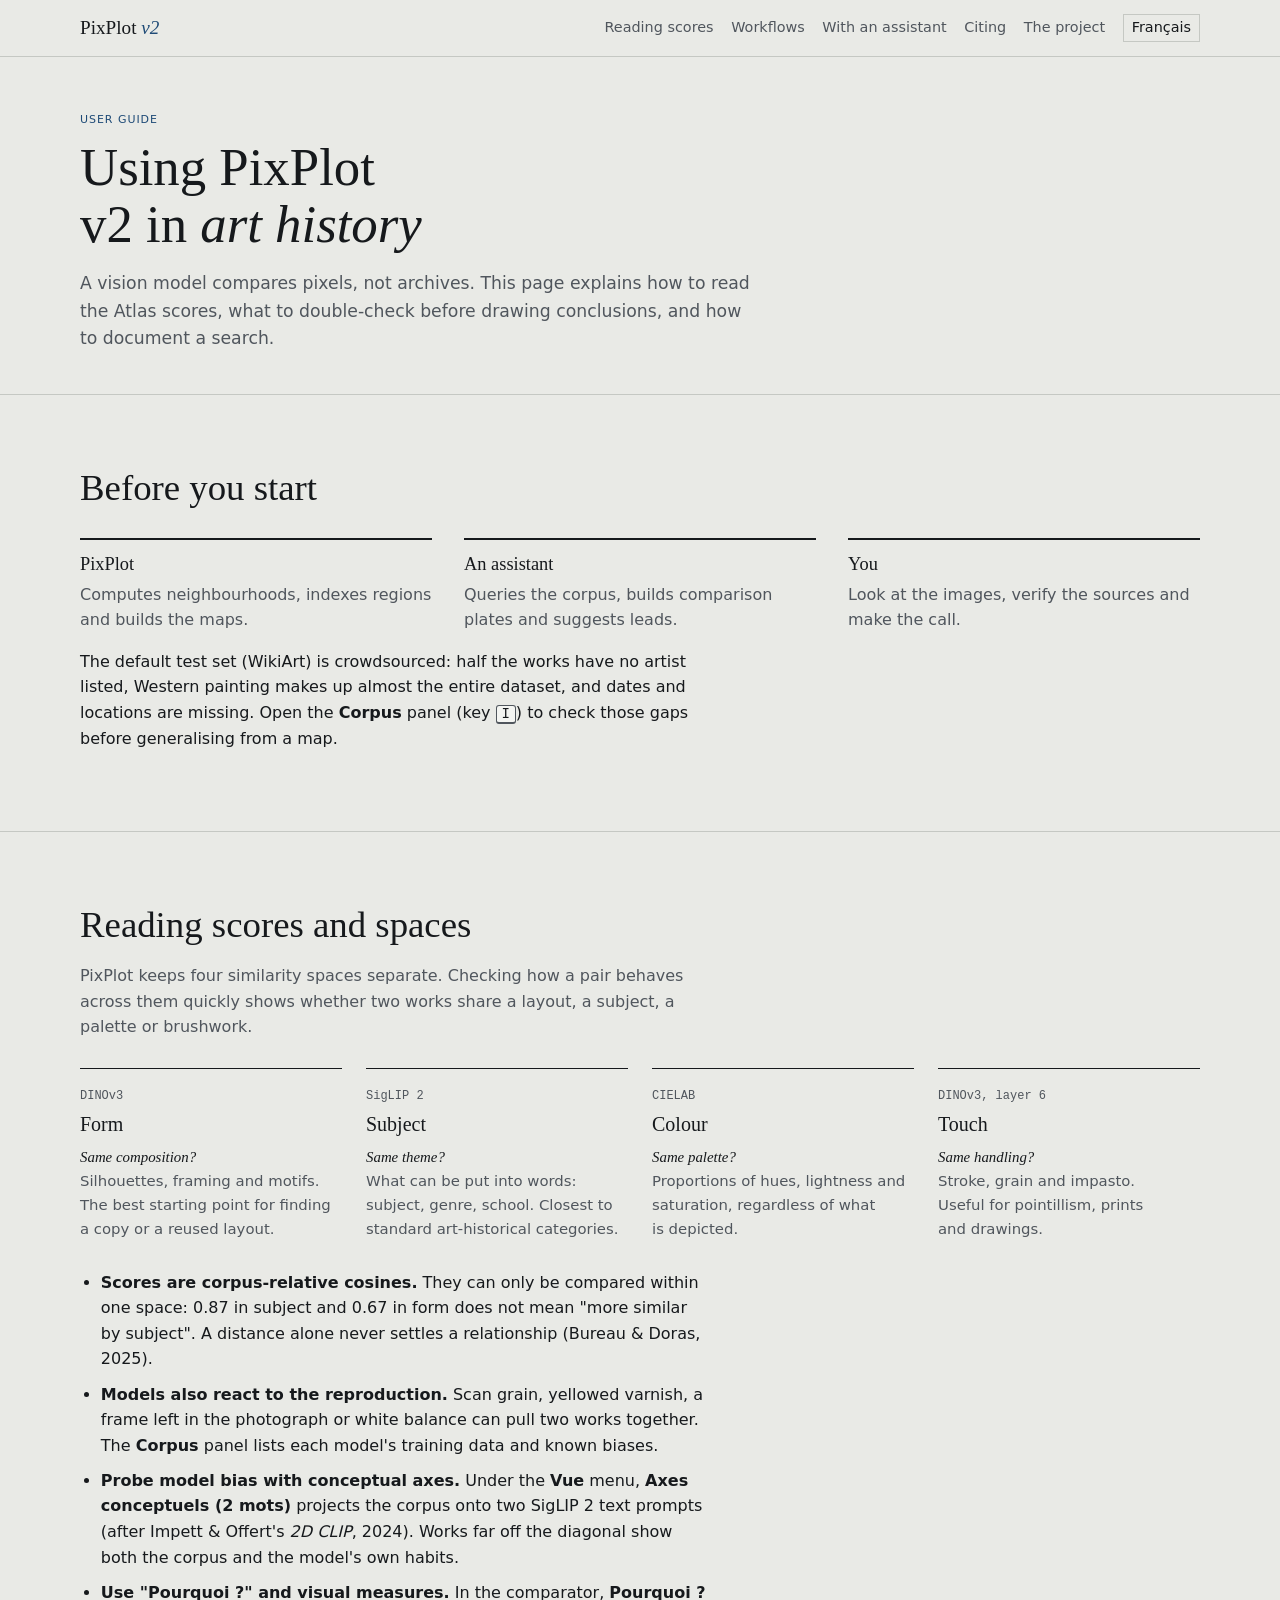
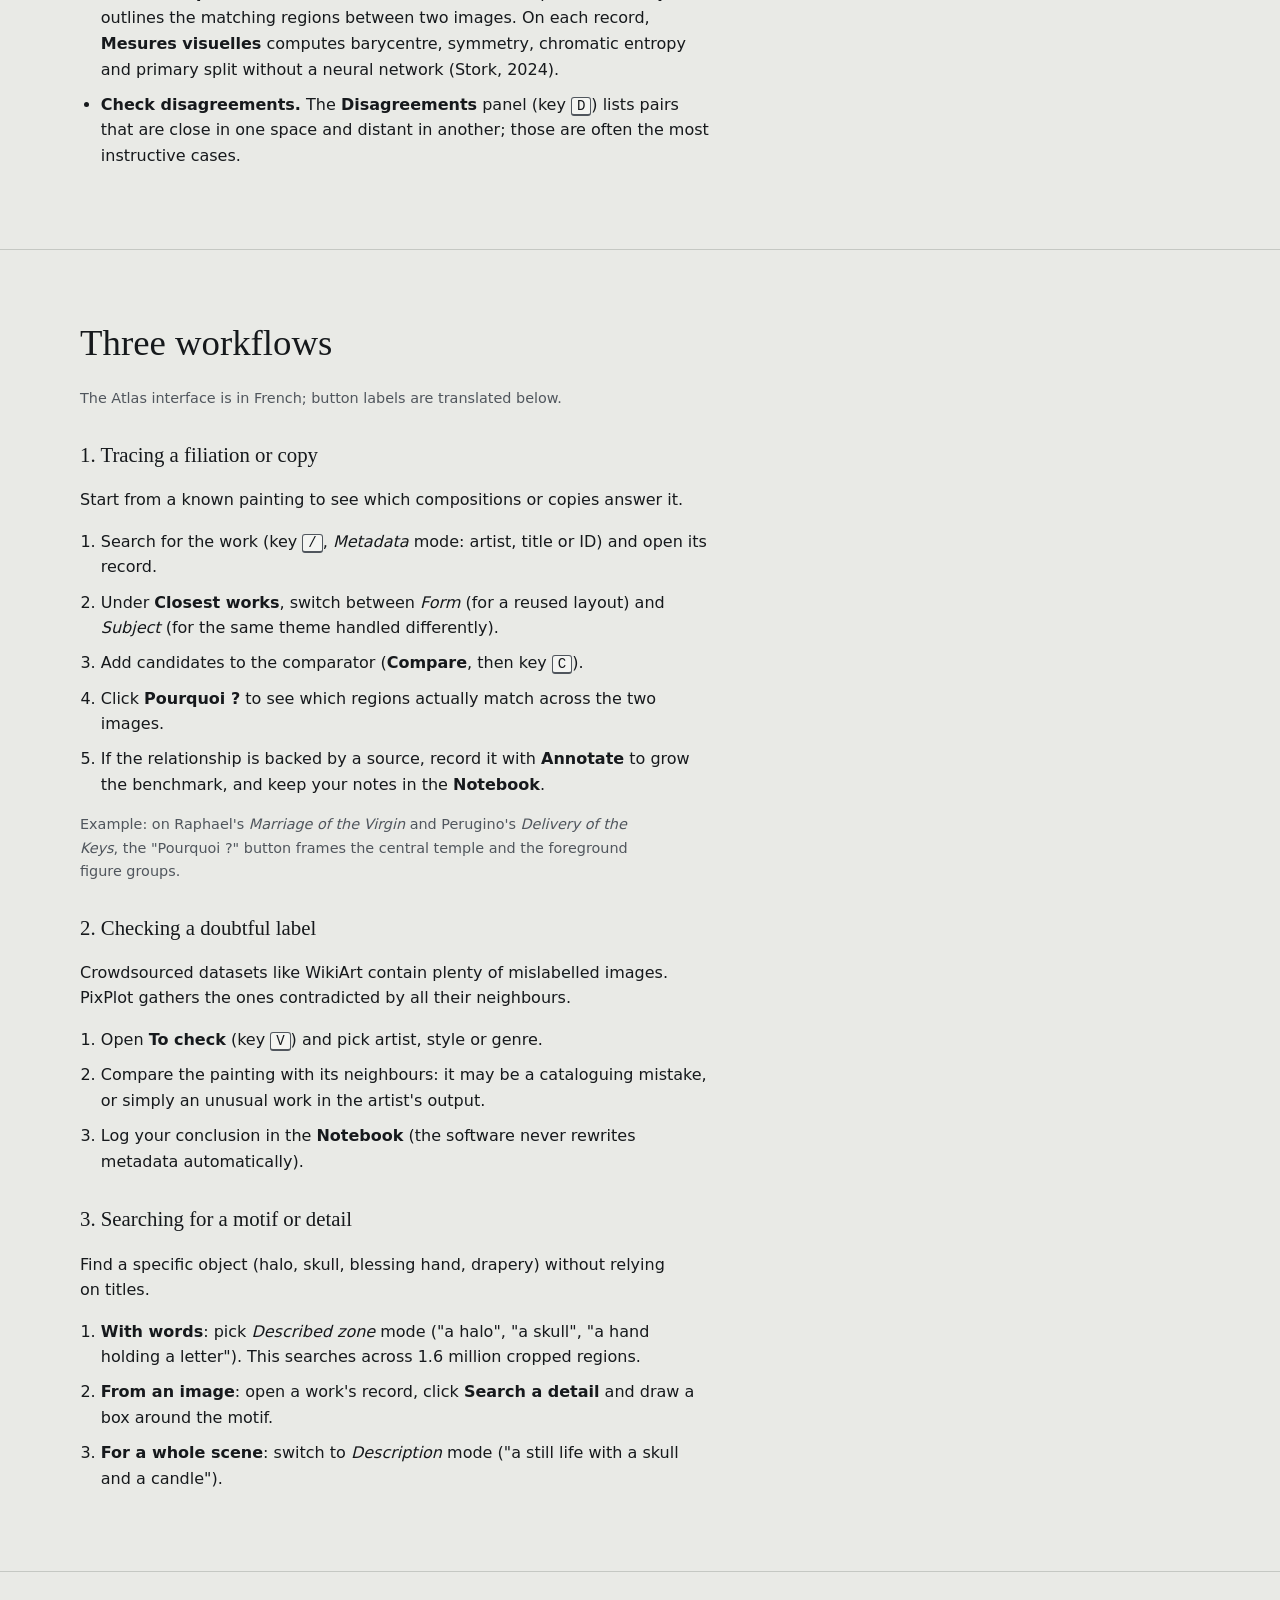
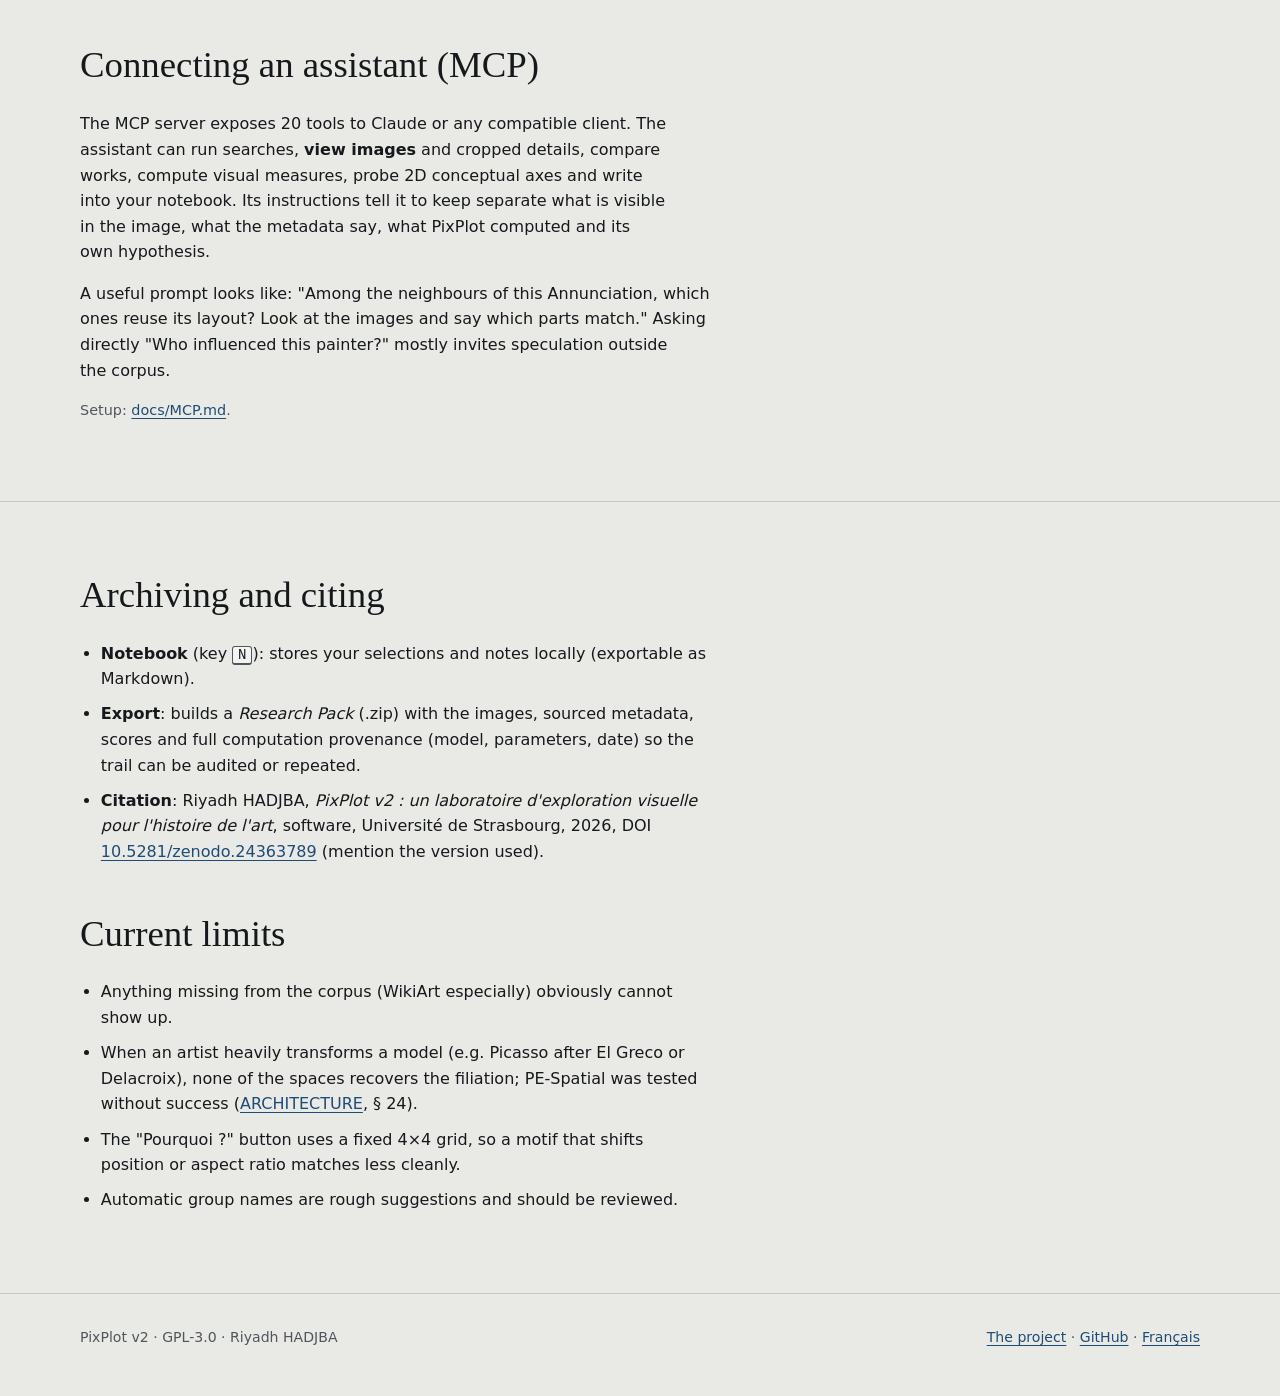
<file: site/guide/index.html>
<!doctype html>
<html lang="en">
<head>
<meta charset="utf-8">
<meta name="viewport" content="width=device-width, initial-scale=1">
<title>Practical guide — PixPlot v2</title>
<meta name="description" content="How to read similarity scores in PixPlot v2, three concrete workflows (filiation, doubtful label, motif search), using an MCP assistant and citing your results.">
<meta property="og:title" content="Practical guide — PixPlot v2">
<meta property="og:description" content="Read similarity scores, trace a filiation, check a doubtful label and search for a motif in PixPlot v2.">
<meta property="og:image" content="https://riyadhhda.github.io/pixplot-v2/images/banner.png">
<meta name="theme-color" content="#e9eae6" media="(prefers-color-scheme: light)">
<meta name="theme-color" content="#111315" media="(prefers-color-scheme: dark)">
<link rel="canonical" href="https://riyadhhda.github.io/pixplot-v2/guide/">
<link rel="alternate" hreflang="en" href="https://riyadhhda.github.io/pixplot-v2/guide/">
<link rel="alternate" hreflang="fr" href="https://riyadhhda.github.io/pixplot-v2/fr/guide/">
<meta property="og:url" content="https://riyadhhda.github.io/pixplot-v2/guide/">
<meta property="og:locale" content="en_GB">
<link rel="icon" href="data:image/svg+xml,%3Csvg xmlns='http://www.w3.org/2000/svg' viewBox='0 0 32 32'%3E%3Crect width='32' height='32' fill='%23e9eae6'/%3E%3Ccircle cx='10' cy='12' r='3' fill='%231f4b77'/%3E%3Ccircle cx='21' cy='9' r='2' fill='%2316191c'/%3E%3Ccircle cx='17' cy='20' r='4' fill='%231f4b77'/%3E%3Ccircle cx='8' cy='23' r='2' fill='%2350565d'/%3E%3C/svg%3E">
<link rel="stylesheet" href="../assets/site.css">
</head>
<body>

<header class="nav">
  <div class="wrap">
    <a class="brand" href="../">PixPlot <b>v2</b></a>
    <button class="menu-btn" aria-expanded="false" aria-controls="nav-links">Menu</button>
    <nav class="nav-links" id="nav-links">
      <a href="#lire">Reading scores</a>
      <a href="#parcours">Workflows</a>
      <a href="#assistant">With an assistant</a>
      <a href="#citer">Citing</a>
      <a href="../">The project</a>
      <a class="lang" href="../fr/guide/" hreflang="fr" lang="fr">Français</a>
    </nav>
  </div>
</header>

<main id="top">
  <div class="hero wrap">
    <p class="eyebrow">User guide</p>
    <h1>Using PixPlot v2 in <em>art history</em></h1>
    <p class="lead">A vision model compares pixels, not archives. This page explains how to read the Atlas scores,
      what to double-check before drawing conclusions, and how to document a search.</p>
  </div>

  <section>
    <div class="wrap prose">
      <h2>Before you start</h2>
      <div class="roles">
        <div class="role"><span class="who">PixPlot</span><p>Computes neighbourhoods, indexes regions and builds the maps.</p></div>
        <div class="role"><span class="who">An assistant</span><p>Queries the corpus, builds comparison plates and suggests leads.</p></div>
        <div class="role"><span class="who">You</span><p>Look at the images, verify the sources and make the call.</p></div>
      </div>
      <p>The default test set (WikiArt) is crowdsourced: half the works have no artist listed, Western painting makes
        up almost the entire dataset, and dates and locations are missing. Open the <b>Corpus</b> panel (key
        <kbd>I</kbd>) to check those gaps before generalising from a map.</p>
    </div>
  </section>

  <section id="lire" class="alt">
    <div class="wrap prose">
      <h2>Reading scores and spaces</h2>
      <p class="section-lead">PixPlot keeps four similarity spaces separate. Checking how a pair behaves across them
        quickly shows whether two works share a layout, a subject, a palette or brushwork.</p>
      <div class="grid4">
        <div class="card"><span class="tag">DINOv3</span><h3>Form</h3><p class="q">Same composition?</p>
          <p>Silhouettes, framing and motifs. The best starting point for finding a copy or a reused layout.</p></div>
        <div class="card"><span class="tag">SigLIP 2</span><h3>Subject</h3><p class="q">Same theme?</p>
          <p>What can be put into words: subject, genre, school. Closest to standard art-historical categories.</p></div>
        <div class="card"><span class="tag">CIELAB</span><h3>Colour</h3><p class="q">Same palette?</p>
          <p>Proportions of hues, lightness and saturation, regardless of what is depicted.</p></div>
        <div class="card"><span class="tag">DINOv3, layer 6</span><h3>Touch</h3><p class="q">Same handling?</p>
          <p>Stroke, grain and impasto. Useful for pointillism, prints and drawings.</p></div>
      </div>
      <ul class="points">
        <li><b>Scores are corpus-relative cosines.</b> They can only be compared within one space: 0.87 in subject and
          0.67 in form does not mean "more similar by subject". A distance alone never settles a relationship (Bureau
          &amp; Doras, 2025).</li>
        <li><b>Models also react to the reproduction.</b> Scan grain, yellowed varnish, a frame left in the photograph
          or white balance can pull two works together. The <b>Corpus</b> panel lists each model's training data and
          known biases.</li>
        <li><b>Probe model bias with conceptual axes.</b> Under the <b>Vue</b> menu, <b>Axes conceptuels (2 mots)</b>
          projects the corpus onto two SigLIP 2 text prompts (after Impett &amp; Offert's <i>2D CLIP</i>, 2024). Works
          far off the diagonal show both the corpus and the model's own habits.</li>
        <li><b>Use "Pourquoi ?" and visual measures.</b> In the comparator, <b>Pourquoi ?</b> outlines the matching
          regions between two images. On each record, <b>Mesures visuelles</b> computes barycentre, symmetry, chromatic
          entropy and primary split without a neural network (Stork, 2024).</li>
        <li><b>Check disagreements.</b> The <b>Disagreements</b> panel (key <kbd>D</kbd>) lists pairs that are close in
          one space and distant in another; those are often the most instructive cases.</li>
      </ul>
    </div>
  </section>

  <section id="parcours">
    <div class="wrap prose">
      <h2>Three workflows</h2>
      <p class="fine">The Atlas interface is in French; button labels are translated below.</p>

      <h3>1. Tracing a filiation or copy</h3>
      <p>Start from a known painting to see which compositions or copies answer it.</p>
      <ol class="steps">
        <li>Search for the work (key <kbd>/</kbd>, <i>Metadata</i> mode: artist, title or ID) and open its record.</li>
        <li>Under <b>Closest works</b>, switch between <i>Form</i> (for a reused layout) and <i>Subject</i> (for the
          same theme handled differently).</li>
        <li>Add candidates to the comparator (<b>Compare</b>, then key <kbd>C</kbd>).</li>
        <li>Click <b>Pourquoi ?</b> to see which regions actually match across the two images.</li>
        <li>If the relationship is backed by a source, record it with <b>Annotate</b> to grow the benchmark, and keep
          your notes in the <b>Notebook</b>.</li>
      </ol>
      <p class="fine">Example: on Raphael's <i>Marriage of the Virgin</i> and Perugino's <i>Delivery of the Keys</i>,
        the "Pourquoi ?" button frames the central temple and the foreground figure groups.</p>

      <h3>2. Checking a doubtful label</h3>
      <p>Crowdsourced datasets like WikiArt contain plenty of mislabelled images. PixPlot gathers the ones
        contradicted by all their neighbours.</p>
      <ol class="steps">
        <li>Open <b>To check</b> (key <kbd>V</kbd>) and pick artist, style or genre.</li>
        <li>Compare the painting with its neighbours: it may be a cataloguing mistake, or simply an unusual work in
          the artist's output.</li>
        <li>Log your conclusion in the <b>Notebook</b> (the software never rewrites metadata automatically).</li>
      </ol>

      <h3>3. Searching for a motif or detail</h3>
      <p>Find a specific object (halo, skull, blessing hand, drapery) without relying on titles.</p>
      <ol class="steps">
        <li><b>With words</b>: pick <i>Described zone</i> mode ("a halo", "a skull", "a hand holding a letter"). This
          searches across 1.6 million cropped regions.</li>
        <li><b>From an image</b>: open a work's record, click <b>Search a detail</b> and draw a box around the motif.</li>
        <li><b>For a whole scene</b>: switch to <i>Description</i> mode ("a still life with a skull and a candle").</li>
      </ol>
    </div>
  </section>

  <section id="assistant" class="alt">
    <div class="wrap prose">
      <h2>Connecting an assistant (MCP)</h2>
      <p>The MCP server exposes 20 tools to Claude or any compatible client. The assistant can run searches, <b>view
        images</b> and cropped details, compare works, compute visual measures, probe 2D conceptual axes and write into
        your notebook. Its instructions tell it to keep separate what is visible in the image, what the metadata say,
        what PixPlot computed and its own hypothesis.</p>
      <p>A useful prompt looks like: "Among the neighbours of this Annunciation, which ones reuse its layout? Look at
        the images and say which parts match." Asking directly "Who influenced this painter?" mostly invites
        speculation outside the corpus.</p>
      <p class="fine">Setup: <a href="https://github.com/riyadhHDA/pixplot-v2/blob/main/docs/MCP.md">docs/MCP.md</a>.</p>
    </div>
  </section>

  <section id="citer">
    <div class="wrap prose">
      <h2>Archiving and citing</h2>
      <ul class="points">
        <li><b>Notebook</b> (key <kbd>N</kbd>): stores your selections and notes locally (exportable as Markdown).</li>
        <li><b>Export</b>: builds a <i>Research Pack</i> (.zip) with the images, sourced metadata, scores and full
          computation provenance (model, parameters, date) so the trail can be audited or repeated.</li>
        <li><b>Citation</b>: Riyadh HADJBA, <i>PixPlot v2 : un laboratoire d'exploration visuelle pour l'histoire de
          l'art</i>, software, Université de Strasbourg, 2026,
          DOI <a href="https://doi.org/10.5281/zenodo.24363789">10.5281/zenodo.24363789</a> (mention the version used).</li>
      </ul>
      <h2 style="margin-top:40px">Current limits</h2>
      <ul class="points">
        <li>Anything missing from the corpus (WikiArt especially) obviously cannot show up.</li>
        <li>When an artist heavily transforms a model (e.g. Picasso after El Greco or Delacroix), none of the spaces
          recovers the filiation; PE-Spatial was tested without success (<a href="https://github.com/riyadhHDA/pixplot-v2/blob/main/ARCHITECTURE.md">ARCHITECTURE</a>, § 24).</li>
        <li>The "Pourquoi ?" button uses a fixed 4×4 grid, so a motif that shifts position or aspect ratio matches less cleanly.</li>
        <li>Automatic group names are rough suggestions and should be reviewed.</li>
      </ul>
    </div>
  </section>
</main>

<footer>
  <div class="wrap">
    <span>PixPlot v2 · GPL-3.0 · Riyadh HADJBA</span>
    <span><a href="../">The project</a> · <a href="https://github.com/riyadhHDA/pixplot-v2">GitHub</a> · <a href="../fr/guide/" hreflang="fr">Français</a></span>
  </div>
</footer>
<script src="../assets/site.js"></script>
</body>
</html>
</file>
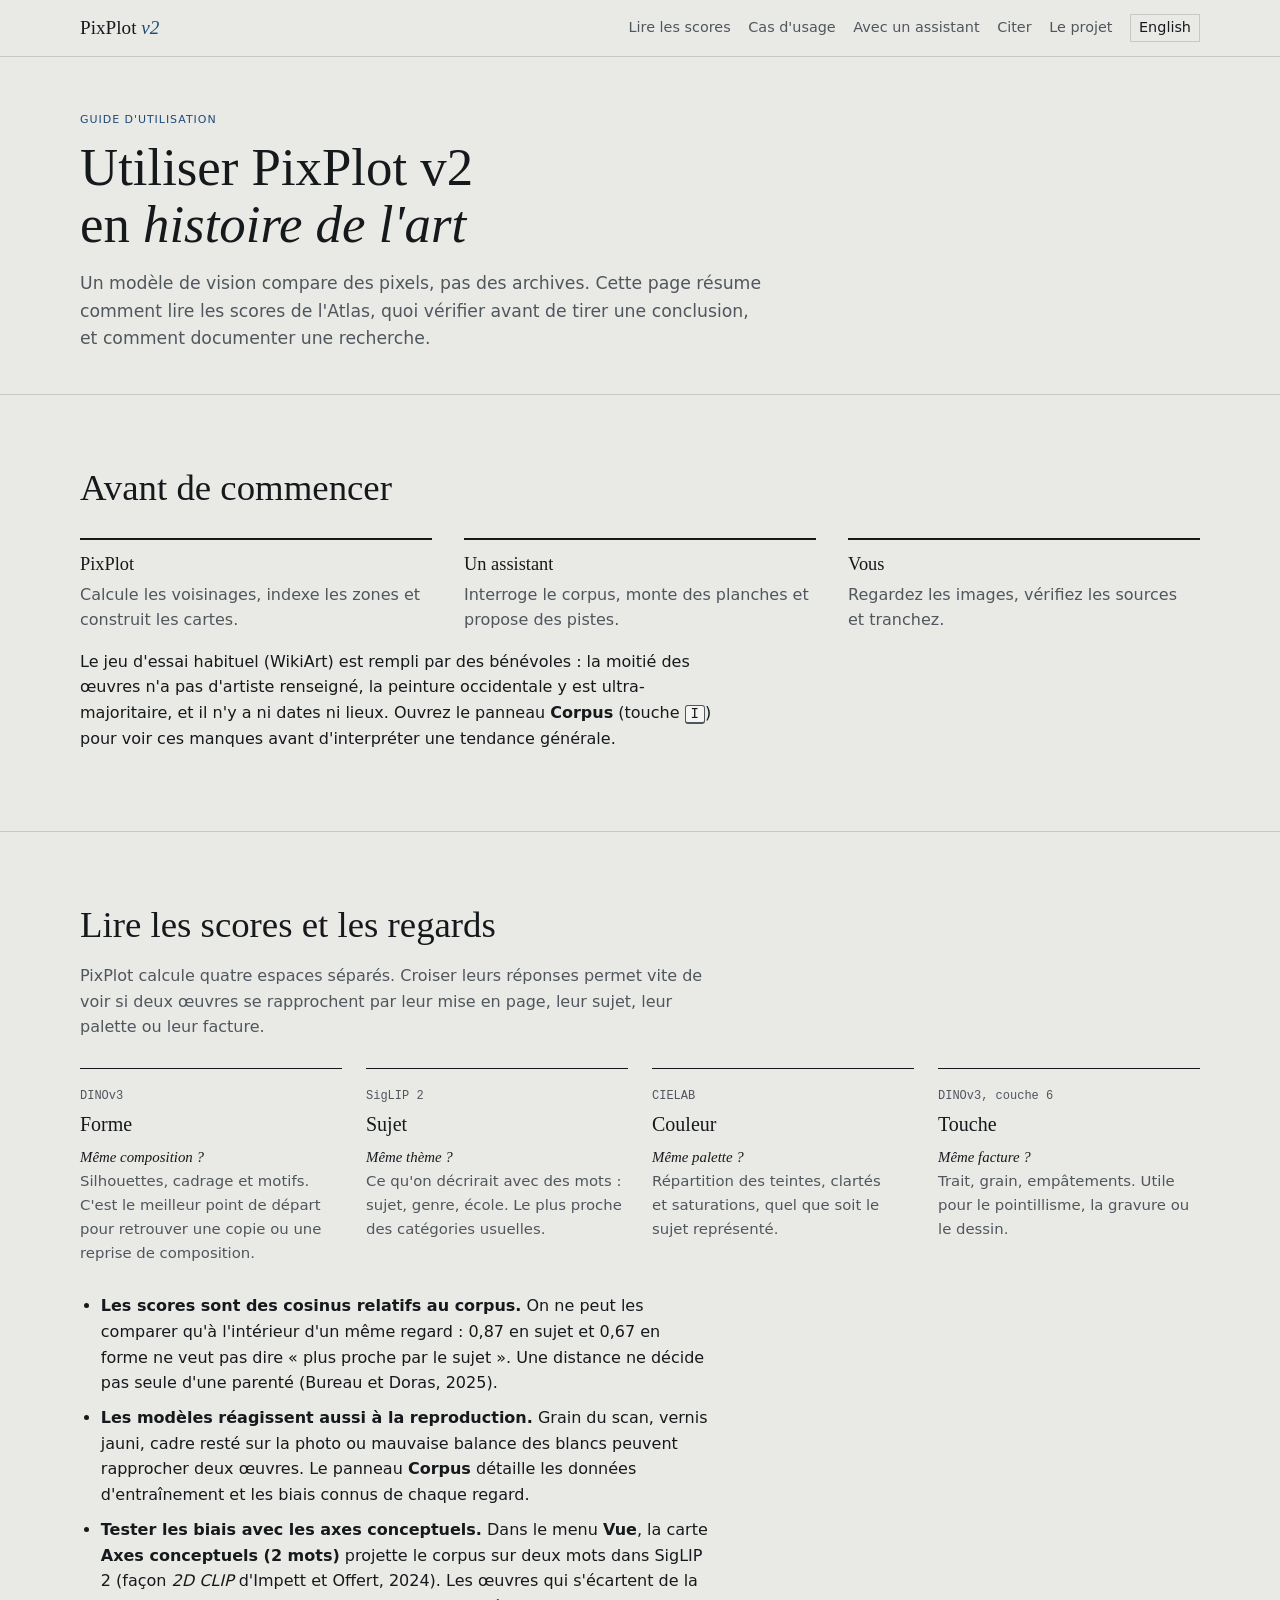
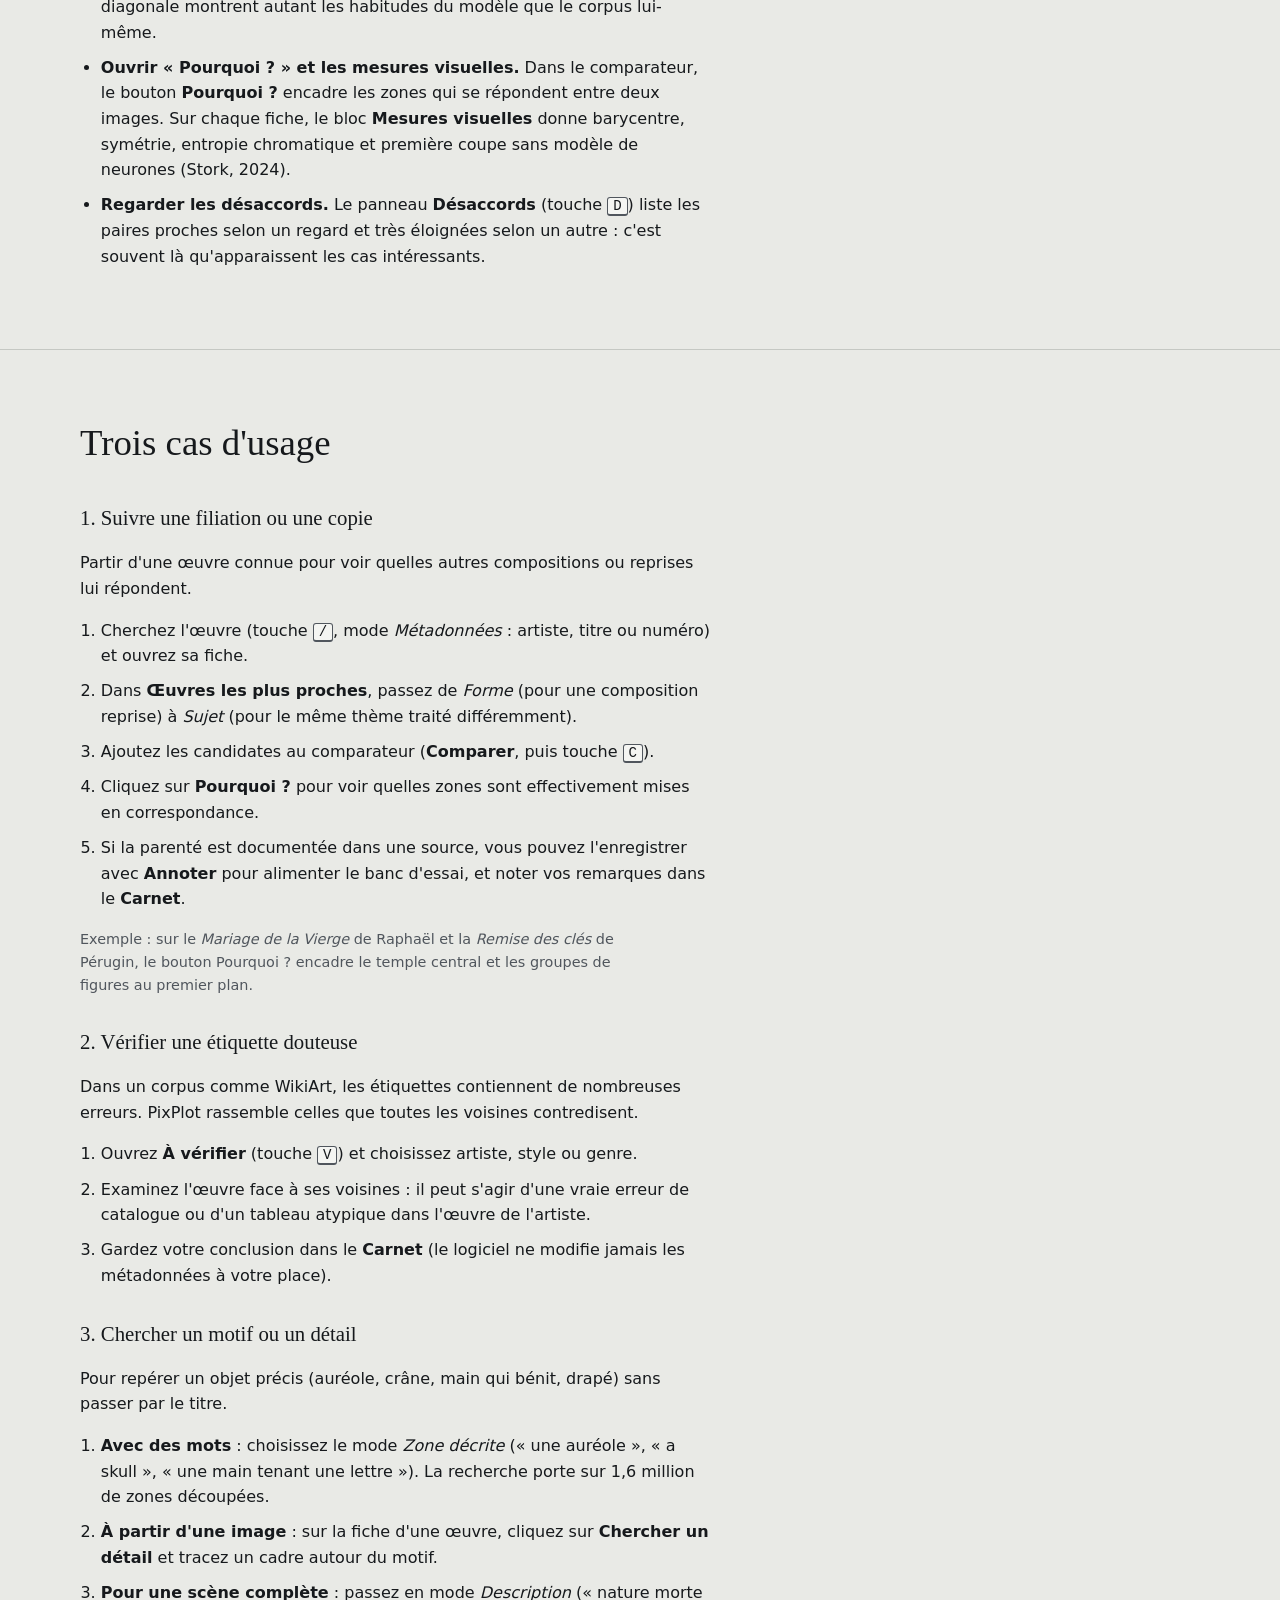
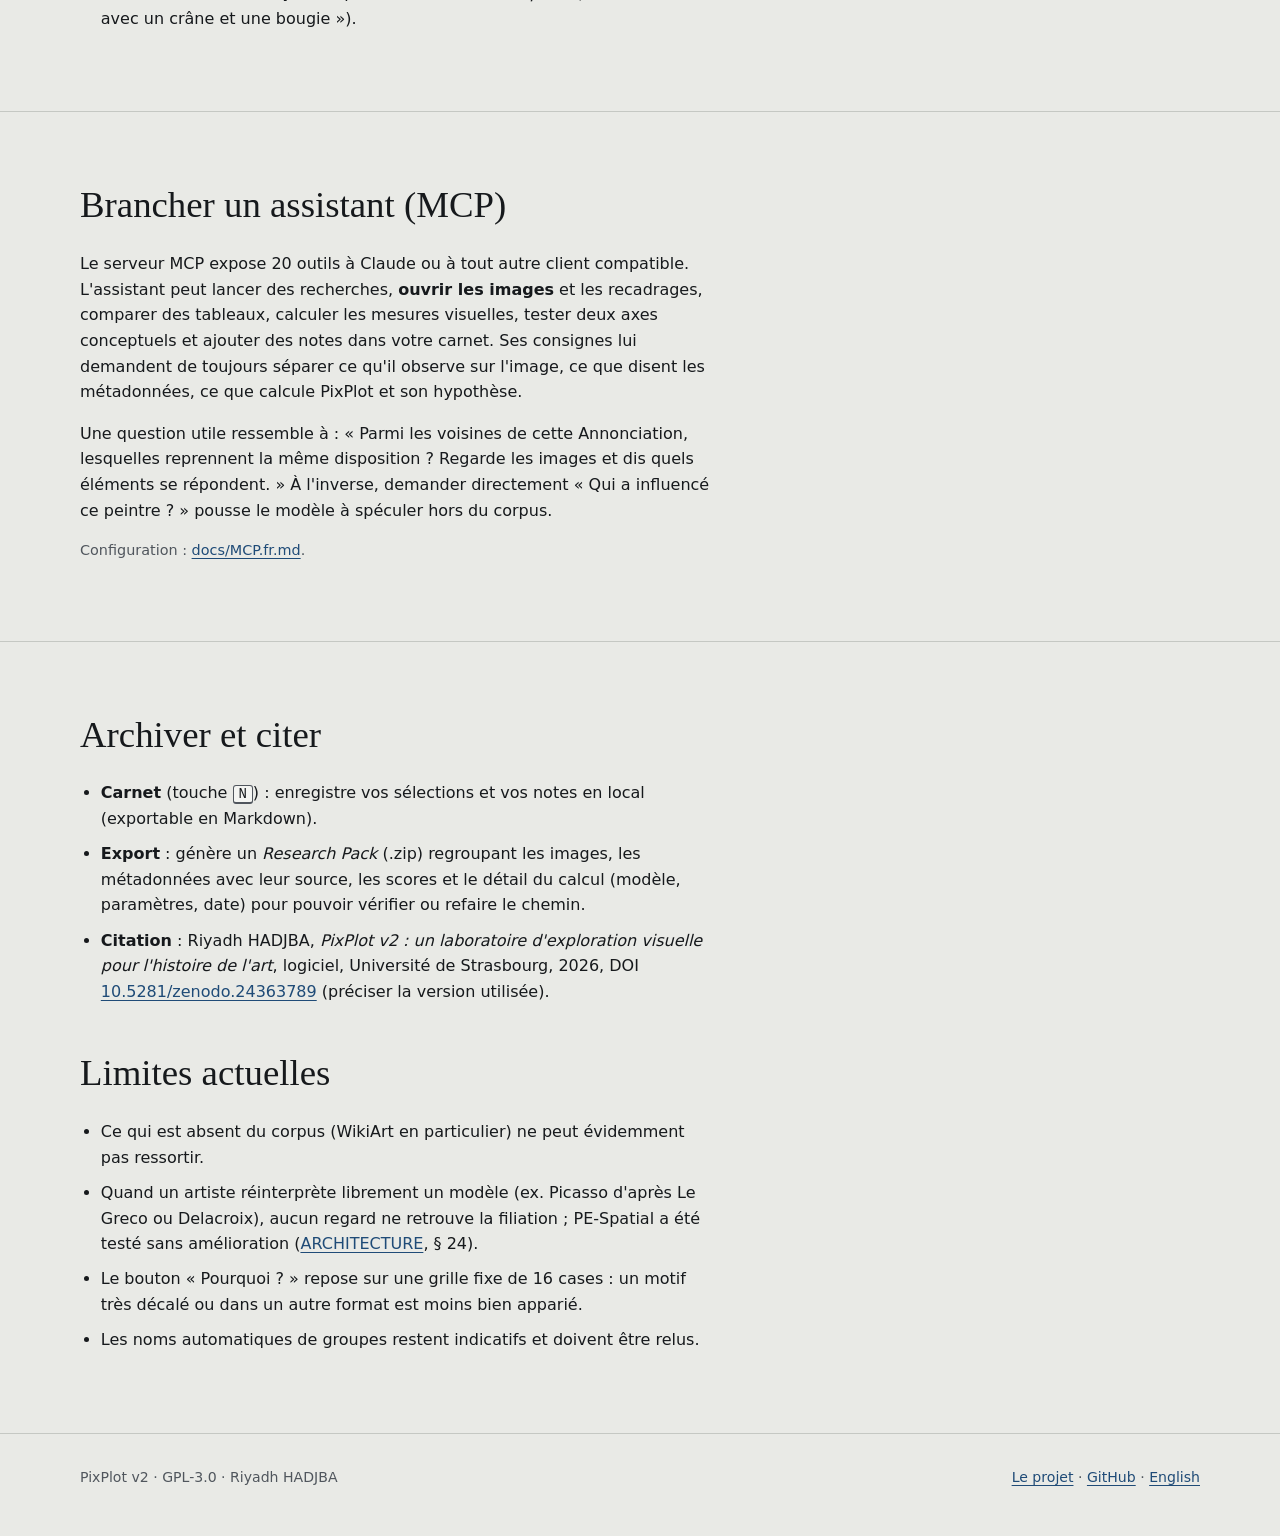
<file: site/fr/guide/index.html>
<!doctype html>
<html lang="fr">
<head>
<meta charset="utf-8">
<meta name="viewport" content="width=device-width, initial-scale=1">
<title>Guide pratique — PixPlot v2</title>
<meta name="description" content="Comment interpréter une proximité calculée dans PixPlot v2, trois cas d'usage concrets (filiation, étiquette douteuse, motif), utiliser un assistant MCP et citer ses résultats.">
<meta property="og:title" content="Guide pratique — PixPlot v2">
<meta property="og:description" content="Lire une proximité calculée, suivre une filiation, vérifier une étiquette et chercher un motif dans PixPlot v2.">
<meta property="og:image" content="https://riyadhhda.github.io/pixplot-v2/images/banner.png">
<meta name="theme-color" content="#e9eae6" media="(prefers-color-scheme: light)">
<meta name="theme-color" content="#111315" media="(prefers-color-scheme: dark)">
<link rel="canonical" href="https://riyadhhda.github.io/pixplot-v2/fr/guide/">
<link rel="alternate" hreflang="en" href="https://riyadhhda.github.io/pixplot-v2/guide/">
<link rel="alternate" hreflang="fr" href="https://riyadhhda.github.io/pixplot-v2/fr/guide/">
<meta property="og:url" content="https://riyadhhda.github.io/pixplot-v2/fr/guide/">
<meta property="og:locale" content="fr_FR">
<link rel="icon" href="data:image/svg+xml,%3Csvg xmlns='http://www.w3.org/2000/svg' viewBox='0 0 32 32'%3E%3Crect width='32' height='32' fill='%23e9eae6'/%3E%3Ccircle cx='10' cy='12' r='3' fill='%231f4b77'/%3E%3Ccircle cx='21' cy='9' r='2' fill='%2316191c'/%3E%3Ccircle cx='17' cy='20' r='4' fill='%231f4b77'/%3E%3Ccircle cx='8' cy='23' r='2' fill='%2350565d'/%3E%3C/svg%3E">
<link rel="stylesheet" href="../../assets/site.css">
</head>
<body>

<header class="nav">
  <div class="wrap">
    <a class="brand" href="../">PixPlot <b>v2</b></a>
    <button class="menu-btn" aria-expanded="false" aria-controls="nav-links">Menu</button>
    <nav class="nav-links" id="nav-links">
      <a href="#lire">Lire les scores</a>
      <a href="#parcours">Cas d'usage</a>
      <a href="#assistant">Avec un assistant</a>
      <a href="#citer">Citer</a>
      <a href="../">Le projet</a>
      <a class="lang" href="../../guide/" hreflang="en" lang="en">English</a>
    </nav>
  </div>
</header>

<main id="top">
  <div class="hero wrap">
    <p class="eyebrow">Guide d'utilisation</p>
    <h1>Utiliser PixPlot v2 en <em>histoire de l'art</em></h1>
    <p class="lead">Un modèle de vision compare des pixels, pas des archives. Cette page résume comment lire les
      scores de l'Atlas, quoi vérifier avant de tirer une conclusion, et comment documenter une recherche.</p>
  </div>

  <section>
    <div class="wrap prose">
      <h2>Avant de commencer</h2>
      <div class="roles">
        <div class="role"><span class="who">PixPlot</span><p>Calcule les voisinages, indexe les zones et construit les cartes.</p></div>
        <div class="role"><span class="who">Un assistant</span><p>Interroge le corpus, monte des planches et propose des pistes.</p></div>
        <div class="role"><span class="who">Vous</span><p>Regardez les images, vérifiez les sources et tranchez.</p></div>
      </div>
      <p>Le jeu d'essai habituel (WikiArt) est rempli par des bénévoles : la moitié des œuvres n'a pas d'artiste
        renseigné, la peinture occidentale y est ultra-majoritaire, et il n'y a ni dates ni lieux. Ouvrez le panneau
        <b>Corpus</b> (touche <kbd>I</kbd>) pour voir ces manques avant d'interpréter une tendance générale.</p>
    </div>
  </section>

  <section id="lire" class="alt">
    <div class="wrap prose">
      <h2>Lire les scores et les regards</h2>
      <p class="section-lead">PixPlot calcule quatre espaces séparés. Croiser leurs réponses permet vite de voir si
        deux œuvres se rapprochent par leur mise en page, leur sujet, leur palette ou leur facture.</p>
      <div class="grid4">
        <div class="card"><span class="tag">DINOv3</span><h3>Forme</h3><p class="q">Même composition ?</p>
          <p>Silhouettes, cadrage et motifs. C'est le meilleur point de départ pour retrouver une copie ou une reprise de composition.</p></div>
        <div class="card"><span class="tag">SigLIP 2</span><h3>Sujet</h3><p class="q">Même thème ?</p>
          <p>Ce qu'on décrirait avec des mots : sujet, genre, école. Le plus proche des catégories usuelles.</p></div>
        <div class="card"><span class="tag">CIELAB</span><h3>Couleur</h3><p class="q">Même palette ?</p>
          <p>Répartition des teintes, clartés et saturations, quel que soit le sujet représenté.</p></div>
        <div class="card"><span class="tag">DINOv3, couche 6</span><h3>Touche</h3><p class="q">Même facture ?</p>
          <p>Trait, grain, empâtements. Utile pour le pointillisme, la gravure ou le dessin.</p></div>
      </div>
      <ul class="points">
        <li><b>Les scores sont des cosinus relatifs au corpus.</b> On ne peut les comparer qu'à l'intérieur d'un même
          regard : 0,87 en sujet et 0,67 en forme ne veut pas dire « plus proche par le sujet ». Une distance ne décide
          pas seule d'une parenté (Bureau et Doras, 2025).</li>
        <li><b>Les modèles réagissent aussi à la reproduction.</b> Grain du scan, vernis jauni, cadre resté sur la
          photo ou mauvaise balance des blancs peuvent rapprocher deux œuvres. Le panneau <b>Corpus</b> détaille les
          données d'entraînement et les biais connus de chaque regard.</li>
        <li><b>Tester les biais avec les axes conceptuels.</b> Dans le menu <b>Vue</b>, la carte <b>Axes conceptuels
          (2 mots)</b> projette le corpus sur deux mots dans SigLIP 2 (façon <i>2D CLIP</i> d'Impett et Offert, 2024).
          Les œuvres qui s'écartent de la diagonale montrent autant les habitudes du modèle que le corpus lui-même.</li>
        <li><b>Ouvrir « Pourquoi ? » et les mesures visuelles.</b> Dans le comparateur, le bouton <b>Pourquoi ?</b>
          encadre les zones qui se répondent entre deux images. Sur chaque fiche, le bloc <b>Mesures visuelles</b> donne
          barycentre, symétrie, entropie chromatique et première coupe sans modèle de neurones (Stork, 2024).</li>
        <li><b>Regarder les désaccords.</b> Le panneau <b>Désaccords</b> (touche <kbd>D</kbd>) liste les paires proches
          selon un regard et très éloignées selon un autre : c'est souvent là qu'apparaissent les cas intéressants.</li>
      </ul>
    </div>
  </section>

  <section id="parcours">
    <div class="wrap prose">
      <h2>Trois cas d'usage</h2>

      <h3>1. Suivre une filiation ou une copie</h3>
      <p>Partir d'une œuvre connue pour voir quelles autres compositions ou reprises lui répondent.</p>
      <ol class="steps">
        <li>Cherchez l'œuvre (touche <kbd>/</kbd>, mode <i>Métadonnées</i> : artiste, titre ou numéro) et ouvrez sa fiche.</li>
        <li>Dans <b>Œuvres les plus proches</b>, passez de <i>Forme</i> (pour une composition reprise) à <i>Sujet</i>
          (pour le même thème traité différemment).</li>
        <li>Ajoutez les candidates au comparateur (<b>Comparer</b>, puis touche <kbd>C</kbd>).</li>
        <li>Cliquez sur <b>Pourquoi ?</b> pour voir quelles zones sont effectivement mises en correspondance.</li>
        <li>Si la parenté est documentée dans une source, vous pouvez l'enregistrer avec <b>Annoter</b> pour alimenter
          le banc d'essai, et noter vos remarques dans le <b>Carnet</b>.</li>
      </ol>
      <p class="fine">Exemple : sur le <i>Mariage de la Vierge</i> de Raphaël et la <i>Remise des clés</i> de Pérugin,
        le bouton Pourquoi ? encadre le temple central et les groupes de figures au premier plan.</p>

      <h3>2. Vérifier une étiquette douteuse</h3>
      <p>Dans un corpus comme WikiArt, les étiquettes contiennent de nombreuses erreurs. PixPlot rassemble celles que
        toutes les voisines contredisent.</p>
      <ol class="steps">
        <li>Ouvrez <b>À vérifier</b> (touche <kbd>V</kbd>) et choisissez artiste, style ou genre.</li>
        <li>Examinez l'œuvre face à ses voisines : il peut s'agir d'une vraie erreur de catalogue ou d'un tableau
          atypique dans l'œuvre de l'artiste.</li>
        <li>Gardez votre conclusion dans le <b>Carnet</b> (le logiciel ne modifie jamais les métadonnées à votre place).</li>
      </ol>

      <h3>3. Chercher un motif ou un détail</h3>
      <p>Pour repérer un objet précis (auréole, crâne, main qui bénit, drapé) sans passer par le titre.</p>
      <ol class="steps">
        <li><b>Avec des mots</b> : choisissez le mode <i>Zone décrite</i> (« une auréole », « a skull », « une main
          tenant une lettre »). La recherche porte sur 1,6 million de zones découpées.</li>
        <li><b>À partir d'une image</b> : sur la fiche d'une œuvre, cliquez sur <b>Chercher un détail</b> et tracez un
          cadre autour du motif.</li>
        <li><b>Pour une scène complète</b> : passez en mode <i>Description</i> (« nature morte avec un crâne et une
          bougie »).</li>
      </ol>
    </div>
  </section>

  <section id="assistant" class="alt">
    <div class="wrap prose">
      <h2>Brancher un assistant (MCP)</h2>
      <p>Le serveur MCP expose 20 outils à Claude ou à tout autre client compatible. L'assistant peut lancer des
        recherches, <b>ouvrir les images</b> et les recadrages, comparer des tableaux, calculer les mesures visuelles,
        tester deux axes conceptuels et ajouter des notes dans votre carnet. Ses consignes lui demandent de toujours
        séparer ce qu'il observe sur l'image, ce que disent les métadonnées, ce que calcule PixPlot et son hypothèse.</p>
      <p>Une question utile ressemble à : « Parmi les voisines de cette Annonciation, lesquelles reprennent la même
        disposition ? Regarde les images et dis quels éléments se répondent. » À l'inverse, demander directement
        « Qui a influencé ce peintre ? » pousse le modèle à spéculer hors du corpus.</p>
      <p class="fine">Configuration : <a href="https://github.com/riyadhHDA/pixplot-v2/blob/main/docs/MCP.fr.md">docs/MCP.fr.md</a>.</p>
    </div>
  </section>

  <section id="citer">
    <div class="wrap prose">
      <h2>Archiver et citer</h2>
      <ul class="points">
        <li><b>Carnet</b> (touche <kbd>N</kbd>) : enregistre vos sélections et vos notes en local (exportable en Markdown).</li>
        <li><b>Export</b> : génère un <i>Research Pack</i> (.zip) regroupant les images, les métadonnées avec leur
          source, les scores et le détail du calcul (modèle, paramètres, date) pour pouvoir vérifier ou refaire le chemin.</li>
        <li><b>Citation</b> : Riyadh HADJBA, <i>PixPlot v2 : un laboratoire d'exploration visuelle pour l'histoire de
          l'art</i>, logiciel, Université de Strasbourg, 2026,
          DOI <a href="https://doi.org/10.5281/zenodo.24363789">10.5281/zenodo.24363789</a> (préciser la version utilisée).</li>
      </ul>
      <h2 style="margin-top:40px">Limites actuelles</h2>
      <ul class="points">
        <li>Ce qui est absent du corpus (WikiArt en particulier) ne peut évidemment pas ressortir.</li>
        <li>Quand un artiste réinterprète librement un modèle (ex. Picasso d'après Le Greco ou Delacroix), aucun regard
          ne retrouve la filiation ; PE-Spatial a été testé sans amélioration (<a href="https://github.com/riyadhHDA/pixplot-v2/blob/main/ARCHITECTURE.fr.md">ARCHITECTURE</a>, § 24).</li>
        <li>Le bouton « Pourquoi ? » repose sur une grille fixe de 16 cases : un motif très décalé ou dans un autre
          format est moins bien apparié.</li>
        <li>Les noms automatiques de groupes restent indicatifs et doivent être relus.</li>
      </ul>
    </div>
  </section>
</main>

<footer>
  <div class="wrap">
    <span>PixPlot v2 · GPL-3.0 · Riyadh HADJBA</span>
    <span><a href="../">Le projet</a> · <a href="https://github.com/riyadhHDA/pixplot-v2">GitHub</a> · <a href="../../guide/" hreflang="en">English</a></span>
  </div>
</footer>
<script src="../../assets/site.js"></script>
</body>
</html>
</file>
<file: site/assets/site.css>
/* PixPlot v2 — site de présentation.
   Mise en page : un recueil de planches, comme dans une salle d'étude. Chaque cas d'usage est une planche :
   la question à gauche, la démonstration animée à droite, un cartel dessous. Fond de carton de montage
   (clair) ou de drap noir des panneaux de l'Atlas Mnemosyne (sombre) ; encre, bleu de Prusse, crayon rouge
   pour les annotations seulement. */
:root {
  --paper: #e9eae6;        /* carton de montage, gris légèrement vert */
  --paper-2: #f4f5f2;      /* fond d'une planche */
  --ink: #16191c;
  --ink-2: #50565d;        /* texte secondaire, cartels */
  --rule: #c5c8c3;
  --prussian: #1f4b77;     /* accent : bleu de Prusse */
  --pencil: #b4291f;       /* crayon rouge : annotations des démonstrations */
  --hot: #c8372b;          /* zones et points qui s'allument */
  --glow: #2563a8;         /* lueur : œuvre ou lien mis en avant */
  --glow-soft: rgb(37 99 168 / 0.35);
  --code-bg: #1c2024;
  --code-fg: #dfe2dc;
  --display: "Palatino Linotype", Palatino, "Book Antiqua", "URW Palladio L", P052, Georgia, serif;
  --text: "Segoe UI Variable Text", "Segoe UI", system-ui, -apple-system, "Helvetica Neue", sans-serif;
  --mono: ui-monospace, "Cascadia Mono", "SF Mono", Consolas, "Liberation Mono", monospace;
  --measure: 62ch;
  --max: 72rem;
  color-scheme: light;
}
@media (prefers-color-scheme: dark) {
  :root:not([data-theme="light"]) {
    --paper: #111315; --paper-2: #191c1f; --ink: #e3e4df; --ink-2: #9ca2a8; --rule: #2d3236;
    --prussian: #8fb6df; --pencil: #f08a7c; --hot: #ff7b67; --glow: #8fc2ff; --glow-soft: rgb(143 194 255 / 0.35); --code-bg: #0b0d0e; --code-fg: #d6d9d3; color-scheme: dark;
  }
}
:root[data-theme="dark"] {
  --paper: #111315; --paper-2: #191c1f; --ink: #e3e4df; --ink-2: #9ca2a8; --rule: #2d3236;
  --prussian: #8fb6df; --pencil: #f08a7c; --hot: #ff7b67; --glow: #8fc2ff; --glow-soft: rgb(143 194 255 / 0.35); --code-bg: #0b0d0e; --code-fg: #d6d9d3; color-scheme: dark;
}

* { box-sizing: border-box; }
html { scroll-behavior: smooth; container-type: scroll-state; }
@media (prefers-reduced-motion: reduce) { html { scroll-behavior: auto; } }
:target, section[id] { scroll-margin-top: 4.5rem; }
body { margin: 0; background: var(--paper); color: var(--ink); font: 1rem/1.6 var(--text); }
img, svg, canvas { max-width: 100%; display: block; }
img { height: auto; }
a { color: var(--prussian); text-underline-offset: 0.18em; text-decoration-thickness: 1px; }
a:hover { text-decoration-thickness: 2px; }
:focus-visible { outline: 2px solid var(--prussian); outline-offset: 3px; }
h1, h2, h3 { font-family: var(--display); font-weight: 400; text-wrap: balance; margin: 0; }
p { text-wrap: pretty; }
code, kbd { font: 0.88em var(--mono); }
code { background: var(--paper-2); border: 1px solid var(--rule); padding: 0 0.3em; }
kbd { border: 1px solid var(--ink-2); border-bottom-width: 2px; border-radius: 3px; padding: 0 0.35em; color: var(--ink); background: var(--paper-2); }
.wrap { max-width: var(--max); margin: 0 auto; padding-left: max(16px, env(safe-area-inset-left, 0px));
  padding-right: max(16px, env(safe-area-inset-right, 0px)); }
.smallcaps { font-variant-caps: all-small-caps; letter-spacing: 0.06em; }
.fine { color: var(--ink-2); font-size: 0.9rem; }
.ref { font-family: var(--mono); font-size: 0.82rem; color: var(--ink-2); }

/* ------------------------------------------------------------ barre (une ligne, cachée en descendant) */
body::before { content: ""; position: fixed; inset: 0 0 auto; height: env(safe-area-inset-top, 0px); z-index: 11; background: var(--paper); }
.nav { position: sticky; top: env(safe-area-inset-top, 0px); z-index: 10; background: var(--paper);
  border-bottom: 1px solid var(--rule); transition: translate 0.25s ease; }
@container scroll-state((scrolled: bottom) and (scrollable: top)) { .nav { translate: 0 -100%; } }
.nav.is-hidden { translate: 0 -100%; }
.nav:focus-within { translate: none; }
.nav .wrap { display: flex; align-items: center; gap: 1.5rem; min-height: 3.5rem; }
.brand { font: 1.2rem var(--display); color: var(--ink); text-decoration: none; white-space: nowrap; }
.brand b { font-weight: 400; font-style: italic; color: var(--prussian); }
.nav-links { display: flex; gap: 1.1rem; margin-left: auto; align-items: center; flex-wrap: wrap; }
.nav-links a { color: var(--ink-2); font-size: 0.9rem; text-decoration: none; }
.nav-links a:hover { color: var(--ink); text-decoration: underline; }
.nav-links .lang { color: var(--ink); border: 1px solid var(--rule); padding: 0.1rem 0.5rem; }
.menu-btn { display: none; margin-left: auto; background: none; border: 1px solid var(--rule); color: var(--ink);
  padding: 0.35rem 0.7rem; font: 0.9rem var(--text); cursor: pointer; }

/* ------------------------------------------------------------ ouverture */
.opening { padding-block: 3rem 2rem; }
.opening .wrap { display: grid; grid-template-columns: minmax(0, 5fr) minmax(0, 7fr); gap: 2.5rem; align-items: end; }
.opening h1 { font-size: clamp(2.1rem, 1.3rem + 3vw, 3.9rem); line-height: 1.04; letter-spacing: -0.01em; }
.opening h1 i { color: var(--prussian); }
.opening .lead { color: var(--ink-2); font-size: 1.08rem; max-width: 38ch; margin: 1.25rem 0 1.5rem; }
.actions { display: flex; gap: 0.75rem; flex-wrap: wrap; align-items: center; }
.btn { display: inline-flex; align-items: center; padding: 0.6rem 1.05rem; font: 600 0.95rem var(--text);
  border: 1px solid var(--ink); color: var(--ink); text-decoration: none; background: transparent; }
.btn:hover { background: var(--ink); color: var(--paper); }
.btn.primary { background: var(--ink); color: var(--paper); }
.btn.primary:hover { background: var(--prussian); border-color: var(--prussian); }
.version { margin: 1rem 0 0; font-size: 0.85rem; color: var(--ink-2); }
.version a { color: var(--ink-2); }
.map-plate { margin: 0; }
.map-plate canvas { width: 100%; aspect-ratio: 4 / 3; background: var(--paper-2); border: 1px solid var(--rule); }

/* cartel : légende d'une planche, à la manière d'un musée */
.cartel { display: flex; flex-wrap: wrap; gap: 0.25rem 1rem; justify-content: space-between; align-items: baseline;
  margin-top: 0.6rem; font-size: 0.85rem; color: var(--ink-2); }
.cartel b { color: var(--ink); font-weight: 600; }
.cartel .replay { font: 0.8rem var(--text); color: var(--prussian); background: none; border: 0; padding: 0.2rem 0;
  cursor: pointer; text-decoration: underline; text-underline-offset: 0.2em; }
.cartel .replay[hidden] { display: none; }

/* ------------------------------------------------------------ sections */
section { padding-block: 4rem; border-top: 1px solid var(--rule); }
.section-head { display: grid; grid-template-columns: minmax(0, 5fr) minmax(0, 7fr); gap: 2.5rem; margin-bottom: 2.5rem; }
.section-head h2 { font-size: clamp(1.7rem, 1.2rem + 1.6vw, 2.5rem); line-height: 1.12; }
.section-head p { margin: 0; color: var(--ink-2); max-width: var(--measure); align-self: end; }

/* les planches des cas d'usage */
.plates { display: grid; gap: 0; }
.plate { display: grid; grid-template-columns: minmax(0, 5fr) minmax(0, 7fr); gap: 2.5rem; padding-block: 2.5rem;
  border-top: 1px solid var(--rule); }
.plate:first-child { border-top: 0; padding-top: 0; }
.plate h3 { font-size: clamp(1.45rem, 1.15rem + 1vw, 1.95rem); line-height: 1.15; }
.plate .label { font-size: 0.78rem; color: var(--prussian); margin: 0 0 0.5rem; }
.plate p { margin: 0.8rem 0 0; max-width: var(--measure); }
.plate dl { margin: 1.1rem 0 0; display: grid; grid-template-columns: max-content minmax(0, 1fr); gap: 0.35rem 1rem; font-size: 0.92rem; }
.plate dt { color: var(--ink-2); font-variant-caps: all-small-caps; letter-spacing: 0.05em; }
.plate dd { margin: 0; }
.plate figure { margin: 0; min-width: 0; }
.caveat { font-size: 0.88rem; color: var(--ink-2); border-left: 2px solid var(--pencil); padding-left: 0.75rem; }

/* rôles : qui fait quoi (un paragraphe, pas des cartes) */
.roles-line { display: grid; grid-template-columns: repeat(3, minmax(0, 1fr)); gap: 2rem; margin: 0; padding: 0; list-style: none; }
.roles-line li { border-top: 2px solid var(--ink); padding-top: 0.75rem; }
.roles-line b { display: block; font: 1.15rem var(--display); font-weight: 400; margin-bottom: 0.25rem; }
.roles-line span { color: var(--ink-2); }

/* capture de l'Atlas */
.shot { margin: 0; }
.shot img { border: 1px solid var(--rule); }

/* tableau des mesures */
.table-wrap { overflow-x: auto; }
table { border-collapse: collapse; width: 100%; font-size: 0.95rem; font-variant-numeric: tabular-nums; }
caption { text-align: left; color: var(--ink-2); font-size: 0.88rem; padding-bottom: 0.6rem; caption-side: top; }
th, td { padding: 0.55rem 0.9rem 0.55rem 0; text-align: left; border-bottom: 1px solid var(--rule); white-space: nowrap; }
thead th { font-weight: 400; color: var(--ink-2); font-variant-caps: all-small-caps; letter-spacing: 0.05em; border-bottom-color: var(--ink); }
td.num, th.num { text-align: right; padding-right: 0; padding-left: 1.2rem; }
td.best { color: var(--prussian); font-weight: 600; }
.findings { columns: 2 22rem; column-gap: 2.5rem; margin-top: 2rem; }
.findings p { margin: 0 0 1rem; break-inside: avoid; color: var(--ink-2); }
.findings b { color: var(--ink); font-weight: 600; }

/* avancement */
.road { list-style: none; margin: 0; padding: 0; }
.road li { display: grid; grid-template-columns: 7rem minmax(0, 1fr); gap: 1.5rem; padding-block: 0.9rem; border-top: 1px solid var(--rule); }
.road .v { font-family: var(--mono); font-size: 0.85rem; color: var(--ink-2); padding-top: 0.2rem; }
.road li.next .v { color: var(--prussian); font-weight: 600; }
.road h3 { font-size: 1.15rem; }
.road p { margin: 0.2rem 0 0; color: var(--ink-2); font-size: 0.93rem; max-width: var(--measure); }
.rule-note { max-width: var(--measure); }

/* installation */
pre { margin: 0; padding: 1.1rem 1.25rem; overflow-x: auto; background: var(--code-bg); color: var(--code-fg);
  font: 0.86rem/1.7 var(--mono); }
pre .c { color: #8d948f; }

/* auteur et crédits */
.credits { display: grid; grid-template-columns: minmax(0, 5fr) minmax(0, 7fr); gap: 2.5rem; }
.credits h2 { font-size: 1.5rem; margin-bottom: 0.6rem; }
.credits ul { margin: 0; padding-left: 1.1rem; color: var(--ink-2); }
.credits li { margin-bottom: 0.35rem; }
footer { padding-block: 2rem 3rem; border-top: 1px solid var(--rule); color: var(--ink-2); font-size: 0.88rem; }
footer .wrap { display: flex; justify-content: space-between; gap: 1rem; flex-wrap: wrap; }

/* ------------------------------------------------------------ pages du guide (mêmes règles, autres blocs) */
.hero { padding-block: 3rem 1.5rem; }
.hero h1 { font-size: clamp(2rem, 1.3rem + 2.6vw, 3.3rem); line-height: 1.08; max-width: 20ch; }
.hero .lead { color: var(--ink-2); max-width: var(--measure); font-size: 1.08rem; }
.eyebrow { font-variant-caps: all-small-caps; letter-spacing: 0.06em; color: var(--prussian); margin: 0 0 0.5rem; }
section.alt { background: transparent; }
.section-lead { color: var(--ink-2); max-width: var(--measure); margin: 0.5rem 0 1.75rem; }
.prose h2 { font-size: clamp(1.6rem, 1.2rem + 1.4vw, 2.3rem); }
.prose h3 { margin: 1.75rem 0 0.4rem; font-size: 1.3rem; }
.prose p { max-width: var(--measure); }
.roles { display: grid; grid-template-columns: repeat(3, minmax(0, 1fr)); gap: 2rem; margin-top: 1.25rem; }
.role { border-top: 2px solid var(--ink); padding-top: 0.75rem; }
.role .who { font: 1.15rem var(--display); }
.role p { margin: 0.25rem 0 0; color: var(--ink-2); }
.grid4 { display: grid; grid-template-columns: repeat(4, minmax(0, 1fr)); gap: 0 1.5rem; margin-bottom: 1.75rem; }
.card { border-top: 1px solid var(--ink); padding-top: 0.75rem; }
.card h3 { margin: 0.1rem 0 0.25rem; font-size: 1.25rem; }
.card .tag { font-family: var(--mono); font-size: 0.75rem; color: var(--ink-2); }
.card p { margin: 0; color: var(--ink-2); font-size: 0.93rem; }
.card .q { color: var(--ink); font-family: var(--display); font-style: italic; margin-top: 0.4rem; }
.points, .steps { max-width: var(--measure); padding-left: 1.3rem; }
.points li, .steps li { margin-bottom: 0.6rem; }

/* ------------------------------------------------------------ démonstrations : œuvres réelles, caméra, zones
   Un plan de 1200 × 750 (.world) mis à l'échelle de la planche (.fit). La caméra déplace .world ; les zones
   et les liens sont dans un SVG au même repère. Au repos, tout est visible ; .armed-hide n'existe que pendant
   la lecture (mouvement permis). */
.stage { position: relative; aspect-ratio: 1200 / 750; overflow: hidden; background: var(--paper-2);
  border: 1px solid var(--rule); contain: strict; }
.fit { position: absolute; left: 0; top: 0; width: 1200px; height: 750px; transform-origin: 0 0; }
.world { position: absolute; inset: 0; transform-origin: 0 0; will-change: transform; }
.world .ov { position: absolute; inset: 0; width: 1200px; height: 750px; overflow: visible; pointer-events: none; }
.armed-hide { opacity: 0; }
.plate .stage { cursor: zoom-in; }
.figs { display: grid; gap: 1.75rem; min-width: 0; }
.opening .lead.case { font-size: 0.95rem; margin-top: -0.75rem; border-left: 2px solid var(--prussian); padding-left: 0.75rem; }
.cartel-actions { display: inline-flex; gap: 1rem; }
/* démonstration agrandie : boîte de dialogue modale, la page dessous ne défile pas */
dialog.zoom { width: min(96vw, 140vh); max-width: none; max-height: none; padding: 0; border: 1px solid var(--rule);
  background: var(--paper); color: var(--ink); overscroll-behavior: contain; }
dialog.zoom::backdrop { background: rgb(8 10 12 / 0.8); overflow: hidden; overscroll-behavior: contain; }
.zoom-bar { display: flex; align-items: center; gap: 1rem; padding: 0.55rem 1rem; border-bottom: 1px solid var(--rule); }
.zoom-title { margin-right: auto; font: 1.15rem var(--display); }
.zoom-bar button { font: 0.9rem var(--text); color: var(--ink); background: transparent; border: 1px solid var(--ink-2);
  padding: 0.3rem 0.85rem; cursor: pointer; }
.zoom-bar button:hover { background: var(--ink); color: var(--paper); }
.zoom-slot .stage { border: 0; cursor: default; }
.w-art { position: absolute; background: var(--rule); box-shadow: 0 6px 22px rgb(0 0 0 / 0.18);
  transition: outline-color 0.4s, box-shadow 0.4s, scale 0.4s; outline: 4px solid transparent; outline-offset: 3px; }
.w-art img { width: 100%; height: 100%; object-fit: cover; display: block; }
.w-art.lit { outline-color: var(--glow); box-shadow: 0 0 0 1px var(--glow), 0 0 34px var(--glow-soft); }
.w-cap { position: absolute; left: 0; top: calc(100% + 7px); font: 15px/1.3 var(--text); color: var(--ink-2);
  white-space: nowrap; }
.w-cap b { color: var(--ink); }
.w-cap i, .w-text i { font-family: var(--display); }
.w-text { position: absolute; font: 20px/1.35 var(--text); color: var(--ink); }
.w-text.note { font: 19px/1.4 var(--display); color: var(--ink); max-width: 1120px; }
.w-text.right { transform: translateX(-100%); white-space: nowrap; }
.muted-t, .mono-t { white-space: nowrap; }
.w-text .field { font-family: var(--mono); font-size: 22px; padding: 6px 14px; border: 1.5px solid var(--ink-2); background: var(--paper); }
.w-text .muted, .muted-t { color: var(--ink-2); }
.muted-t { font-size: 17px; }
.mono, .mono-t { font-family: var(--mono); }
.mono-t { font-size: 17px; color: var(--ink-2); }
.hot-t { color: var(--hot); }
.w-text .chip { display: inline-block; margin-left: 10px; padding: 4px 14px; border: 2px solid var(--glow); color: var(--glow); font-weight: 600; }
.w-text .big { font: 64px/1 var(--display); color: var(--glow); }
.w-text .bubble, .w-text .card, .w-text .pack { display: inline-block; padding: 12px 16px; background: var(--paper);
  border: 1.5px solid var(--ink-2); max-width: 560px; }
.w-text .pack { border-color: var(--glow); line-height: 1.6; min-width: 280px; }
.w-text .tag { display: inline-block; margin-left: 8px; padding: 0 8px; border: 1.5px solid var(--hot); color: var(--hot); font-size: 13px; }
.w-text .strike, .w-cap .strike { text-decoration: line-through; text-decoration-color: var(--hot); text-decoration-thickness: 2px; }
.metric { display: flex; align-items: center; gap: 14px; }
.metric b { width: 80px; }
.metric .bar { display: inline-block; width: 420px; height: 16px; background: var(--rule); position: relative; }
.metric .bar i { position: absolute; inset: 0 auto 0 0; background: var(--glow); }
.metric .bar.dim i { background: var(--ink-2); }
/* planche étroite : légendes et notes masquées (dites dans le texte de la planche), étiquettes grossies */
.stage.narrow :is(.w-cap, .w-text.note) { display: none; }
.stage.narrow .w-text { font-size: 34px; }
.stage.narrow .w-text .field { font-size: 34px; }
.stage.narrow :is(.mono-t, .muted-t) { font-size: 28px; }
.stage.narrow .metric .bar { width: 300px; height: 24px; }
.stage.narrow .metric b { width: 130px; }
.stage.narrow .ov :is(.link, .hot) { stroke-width: 4.5; }
.ov :is(rect, path) { fill: none; stroke-dasharray: 1; }
.ov .hot { stroke: var(--hot); stroke-width: 3; }
.ov .hot.lit { filter: drop-shadow(0 0 6px var(--hot)); }
.ov .link { stroke: var(--glow); stroke-width: 2.5; }
.ov .link.soft { stroke: var(--ink-2); stroke-width: 1.5; opacity: 0.7; }
.ov .link.hotline { stroke: var(--hot); stroke-width: 3; }
.ov .bones { stroke: var(--glow); stroke-width: 3.5; stroke-linecap: round; filter: drop-shadow(0 0 3px var(--glow-soft)); }
.ov .joint { fill: var(--hot); stroke: var(--paper); stroke-width: 1.5; }
.ov .mapdots { stroke: var(--ink-2); stroke-width: 3.2; stroke-linecap: round; opacity: 0.45; stroke-dasharray: none; }
.ov .mapdots-hot { stroke: var(--hot); stroke-width: 6; stroke-linecap: round; stroke-dasharray: none; filter: drop-shadow(0 0 4px var(--hot)); }
.ov .axis { stroke: var(--ink); stroke-width: 2; }
.ov .median { stroke: var(--hot); stroke-width: 2; }

/* ------------------------------------------------------------ écrans étroits */
@media (max-width: 960px) {
  .opening .wrap, .section-head, .plate, .credits { grid-template-columns: minmax(0, 1fr); gap: 1.5rem; }
  .grid4 { grid-template-columns: repeat(2, minmax(0, 1fr)); gap: 1.25rem 1.5rem; }
  .roles-line, .roles { grid-template-columns: minmax(0, 1fr); gap: 1.25rem; }
}
@media (max-width: 760px) {
  .menu-btn { display: block; }
  .nav-links { display: none; position: absolute; top: 100%; left: 0; right: 0; flex-direction: column; align-items: flex-start;
    gap: 0; background: var(--paper); border-bottom: 1px solid var(--rule);
    padding: 0.5rem max(16px, env(safe-area-inset-right, 0px)) 1rem max(16px, env(safe-area-inset-left, 0px)); }
  .nav-links.open { display: flex; }
  .nav-links a { padding: 0.6rem 0; font-size: 1rem; }
  section { padding-block: 3rem; }
  .grid4 { grid-template-columns: minmax(0, 1fr); }
  .road li { grid-template-columns: minmax(0, 1fr); gap: 0.2rem; }
  .plate dl { grid-template-columns: minmax(0, 1fr); }
  .plate dt { margin-top: 0.4rem; }
}
</file>
